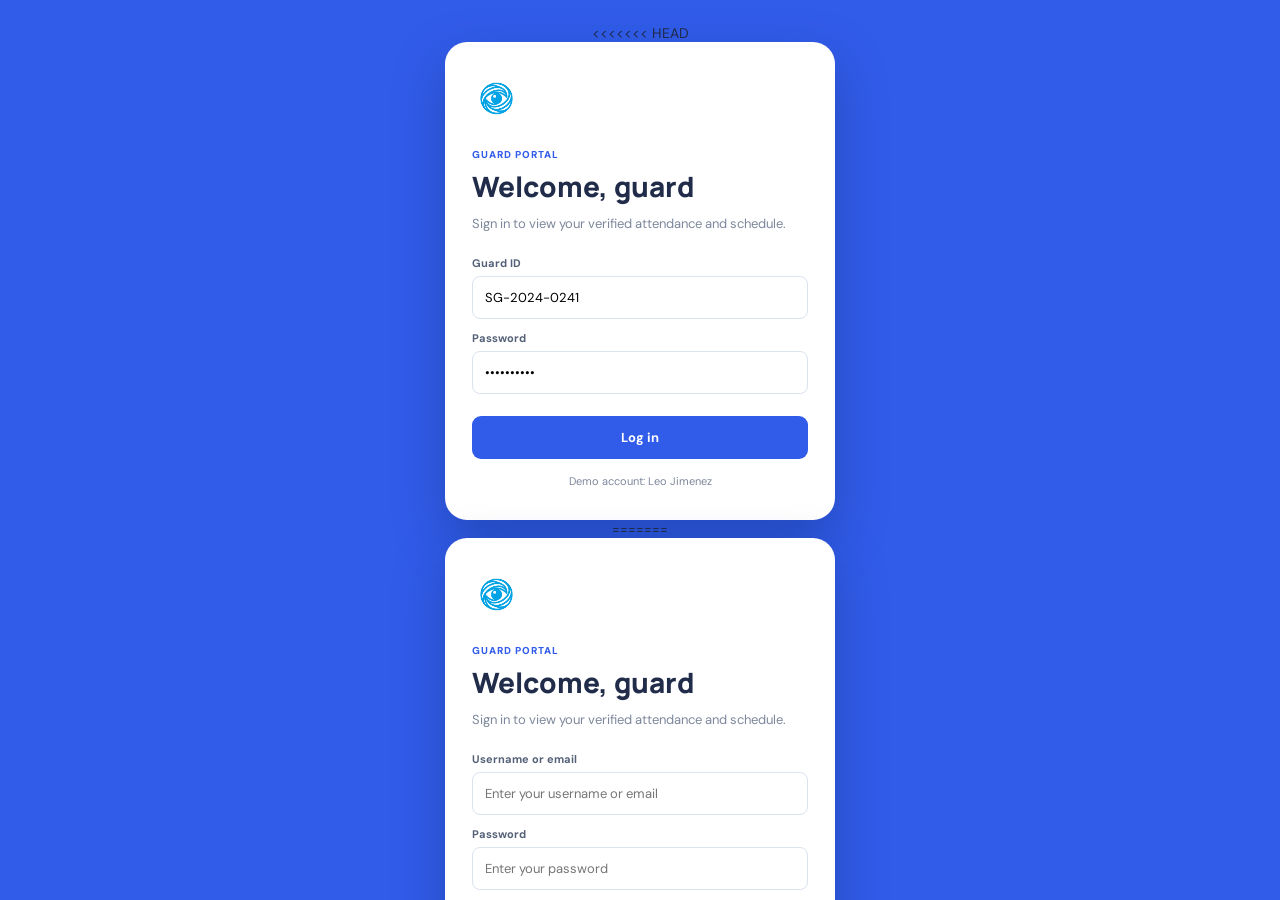
<file: guard-mobile.html>
<!DOCTYPE html>
<!-- Guard Portal: mobile-first UI for security guards. -->
<html lang="en">
<head>
  <meta charset="UTF-8">
  <meta name="viewport" content="width=device-width, initial-scale=1.0">
  <title>Sentry Guard Portal</title>
  <link rel="preconnect" href="https://fonts.googleapis.com">
  <link rel="preconnect" href="https://fonts.gstatic.com" crossorigin>
  <link href="https://fonts.googleapis.com/css2?family=DM+Sans:wght@400;500;600;700&family=Manrope:wght@700;800&display=swap" rel="stylesheet">
  <link rel="stylesheet" href="guard-mobile.css">
</head>
<body>
  <!-- Mock login screen -->
  <section class="login-screen" id="loginScreen">
<<<<<<< HEAD
    <div class="login-card"><img src="images/1568-logo-1781901055.317-00a3e4-color.webp" alt="Sentry logo"><p>GUARD PORTAL</p><h1>Welcome, guard</h1><span>Sign in to view your verified attendance and schedule.</span><form id="guardLogin"><label>Guard ID<input value="SG-2024-0241" required></label><label>Password<input type="password" value="leojimenez" required></label><button type="submit">Log in</button></form><small>Demo account: Leo Jimenez</small></div>
=======
    <div class="login-card"><img src="images/1568-logo-1781901055.317-00a3e4-color.webp" alt="Sentry logo"><p>GUARD PORTAL</p><h1>Welcome, guard</h1><span>Sign in to view your verified attendance and schedule.</span><form id="guardLogin"><label>Username or email<input id="guardIdentity" autocomplete="username" placeholder="Enter your username or email" required></label><label>Password<input id="guardPassword" type="password" autocomplete="current-password" placeholder="Enter your password" required></label><button type="submit">Log in</button></form><p class="login-message" id="guardLoginMessage" aria-live="polite"></p><small>Demo account: leo · Leo Jimenez</small></div>
>>>>>>> 70fdd62 (updated source codes hehe)
  </section>

  <main class="phone-app" id="phoneApp" hidden>
    <header><div class="brand"><img src="images/1568-logo-1781901055.317-00a3e4-color.webp" alt="Sentry">SENTRY</div><button class="notification" id="notifications" type="button" aria-label="Notifications">◌</button></header>

    <!-- Home / QR code -->
    <section class="screen active" id="homeScreen">
<<<<<<< HEAD
      <div class="welcome"><div><p>GOOD MORNING</p><h1>Leo Jimenez</h1><span>SG-2024-0241</span></div><img src="images/LJ.webp" alt="Leo Jimenez"></div>
=======
      <div class="welcome"><div><p>GOOD MORNING</p><h1 id="guardWelcomeName">Leo Jimenez</h1><span id="guardWelcomeId">SG-2024-0241</span></div><img id="guardWelcomeImage" src="images/LJ.webp" alt="Leo Jimenez"></div>
>>>>>>> 70fdd62 (updated source codes hehe)
      <article class="shift-card"><span class="status-dot">● On shift</span><h2>Macario-Catalina Building</h2><p>Gate post · Day shift</p><div><b>07:00 AM</b><i></i><b>03:00 PM</b></div></article>
      <article class="qr-card"><div class="section-title"><div><h2>Dynamic QR code</h2><p>Generate a code, then show it when time-in or time-out is required.</p></div></div><div class="qr-wrap"><img class="dynamic-qr" id="dynamicQr" alt="Dynamic time-in QR code"></div><strong id="qrToken">No active QR code</strong><small id="qrHint">Each code is valid for 30 seconds</small></article>
      <button class="primary-action qr-generate" id="refreshQr" type="button"><span>Generate dynamic QR</span><b id="qrTimer">00:30</b></button>
    </section>

    <!-- Personal attendance -->
    <section class="screen" id="attendanceScreen"><h1>My attendance</h1><p class="screen-subtitle">Your verified time and attendance records.</p><div class="attendance-summary"><div><b>88%</b><span>Monthly attendance</span></div><div><b>1</b><span>Late record</span></div></div><div class="record-list"><article><div><strong>Today · 10 Aug</strong><span>Macario-Catalina Building</span></div><b>07:03 AM<small class="late">Late</small></b></article><article><div><strong>Fri · 07 Aug</strong><span>Macario-Catalina Building</span></div><b>06:55 AM<small>On time</small></b></article><article><div><strong>Thu · 06 Aug</strong><span>Macario-Catalina Building</span></div><b>06:58 AM<small>On time</small></b></article></div></section>

    <!-- Personal schedule -->
    <section class="screen" id="scheduleScreen"><h1>My schedule</h1><p class="screen-subtitle">Your assigned shifts for this week.</p><article class="schedule-main"><p>TODAY · MONDAY</p><h2>Macario-Catalina Building</h2><span>Gate post · 07:00 AM – 03:00 PM</span><b>Current assignment</b></article><div class="schedule-list"><article><span>TUE<br><b>11</b></span><div><strong>Macario-Catalina Building</strong><small>Day shift · 07:00 AM – 03:00 PM</small></div></article><article><span>WED<br><b>12</b></span><div><strong>Macario-Catalina Building</strong><small>Day shift · 07:00 AM – 03:00 PM</small></div></article><article><span>THU<br><b>13</b></span><div><strong>Rest day</strong><small>No assigned shift</small></div></article></div></section>

    <!-- Personal profile -->
<<<<<<< HEAD
    <section class="screen" id="profileScreen"><h1>My profile</h1><p class="screen-subtitle">Registered information for your guard account.</p><div class="profile-card"><img src="images/LJ.webp" alt="Leo Jimenez"><h2>Leo Jimenez</h2><p>Verified security guard</p><span>● Active</span></div><div class="profile-info"><div><span>Guard ID</span><b>SG-2024-0241</b></div><div><span>Assigned post</span><b>Macario-Catalina Building</b></div><div><span>Contact number</span><b>+63 917 555 0241</b></div><div><span>Email address</span><b>leo.jimenez@sentry.ph</b></div></div><button class="outline-action" id="editProfile" type="button">Edit profile information</button></section>
=======
    <section class="screen" id="profileScreen"><h1>My profile</h1><p class="screen-subtitle">Registered information for your guard account.</p><div class="profile-card"><img id="guardProfileImage" src="images/LJ.webp" alt="Leo Jimenez"><h2 id="guardProfileName">Leo Jimenez</h2><p>Verified security guard</p><span>● Active</span></div><div class="profile-info"><div><span>Guard ID / User ID</span><b id="guardProfileId">SG-2024-0241</b></div><div><span>Assigned post</span><b id="guardProfilePost">Macario-Catalina Building</b></div><div><span>Contact number</span><b>+63 917 555 0241</b></div><div><span>Email address</span><b id="guardProfileEmail">leo.jimenez@sentry.ph</b></div></div><button class="outline-action" id="editProfile" type="button">Edit profile information</button></section>
>>>>>>> 70fdd62 (updated source codes hehe)

    <nav class="bottom-nav"><button class="active" data-screen="homeScreen" type="button"><span>▦</span>Home</button><button data-screen="attendanceScreen" type="button"><span>◷</span>Attendance</button><button data-screen="scheduleScreen" type="button"><span>▤</span>Schedule</button><button data-screen="profileScreen" type="button"><span>◉</span>Profile</button></nav>
  </main>
  <div class="toast" id="guardToast"></div>
  <div class="guard-modal" id="profileModal" hidden><form id="profileForm"><button class="close-modal" id="closeProfileModal" type="button">×</button><p>PROFILE REQUEST</p><h2>Update contact information</h2><label>Contact number<input id="profilePhone" value="+63 917 555 0241" required></label><label>Email address<input id="profileEmail" type="email" value="leo.jimenez@sentry.ph" required></label><button type="submit">Submit update request</button></form></div>
  <script src="guard-mobile.js"></script>
</body>
</html>
</file>
<file: guard-mobile.css>
/* Guard Portal styling: intended for a 360–430px mobile screen. */
<<<<<<< HEAD
.qr-generate{display:flex;align-items:center;justify-content:center;gap:10px}.qr-generate b{padding:5px 7px;border-radius:5px;background:#ffffff26;color:#fff;font:700 11px 'DM Sans';letter-spacing:.3px}
.qr-generate:disabled{background:#7791ec;cursor:not-allowed}.dynamic-qr:not([src]){visibility:hidden}
.bottom-nav button{position:relative;min-width:64px;padding:4px 7px;transition:color .22s ease,transform .22s ease}.bottom-nav button::before{content:'';position:absolute;top:-9px;left:50%;width:0;height:3px;border-radius:0 0 4px 4px;background:var(--blue);transform:translateX(-50%);transition:width .22s ease}.bottom-nav button.active{transform:translateY(-2px)}.bottom-nav button.active::before{width:34px}.bottom-nav button span{transition:transform .22s ease}.bottom-nav button.active span{transform:scale(1.12)}.screen.active{animation:screen-in .24s ease both}@keyframes screen-in{from{opacity:0;transform:translateX(10px)}to{opacity:1;transform:translateX(0)}}
:root{--blue:#315ce9;--ink:#202c49;--muted:#7d879b;--line:#e7ebf3}*{box-sizing:border-box}body{margin:0;background:#eef2fb;color:var(--ink);font:14px 'DM Sans',sans-serif}.login-screen{position:fixed;inset:0;display:grid;place-items:center;padding:24px;background:#315ce9}.login-screen[hidden]{display:none}.login-card{width:min(100%,390px);padding:32px 27px;background:#fff;border-radius:22px;box-shadow:0 20px 50px #152f7e66}.login-card>img{width:48px;height:48px;object-fit:contain}.login-card>p{margin:22px 0 6px;color:var(--blue);font-size:10px;font-weight:800;letter-spacing:1px}.login-card h1{margin:0;font:800 28px Manrope}.login-card>span{display:block;margin:9px 0 22px;color:var(--muted);font-size:13px;line-height:20px}.login-card label{display:block;margin:12px 0;color:#536077;font-size:11px;font-weight:700}.login-card input{width:100%;margin-top:6px;padding:12px;border:1px solid #dce3ef;border-radius:8px;font:13px 'DM Sans'}.login-card button,.primary-action{width:100%;margin-top:10px;padding:13px;border:0;border-radius:9px;background:var(--blue);color:#fff;font:700 13px 'DM Sans';cursor:pointer}.login-card small{display:block;margin-top:15px;color:var(--muted);text-align:center;font-size:11px}.phone-app{width:min(100%,430px);min-height:100vh;margin:auto;padding-bottom:78px;background:#f7f8fc}header{display:flex;justify-content:space-between;align-items:center;padding:18px 20px;background:#fff;border-bottom:1px solid var(--line)}.brand{display:flex;align-items:center;gap:8px;font:800 17px Manrope}.brand img{width:30px;height:30px;object-fit:contain}.notification{border:0;background:#eef2ff;border-radius:50%;width:34px;height:34px;color:var(--blue);font-size:20px}.screen{display:none;padding:24px 20px}.screen.active{display:block}.welcome{display:flex;justify-content:space-between;align-items:center}.welcome p,.schedule-main p{margin:0;color:var(--blue);font-size:10px;font-weight:800;letter-spacing:1px}.welcome h1,.screen>h1{margin:5px 0;font:800 25px Manrope}.welcome span,.screen-subtitle{color:var(--muted);font-size:12px}.welcome img{width:56px;height:56px;border:3px solid #e5ecff;border-radius:50%;object-fit:cover}.shift-card{margin-top:23px;padding:20px;border-radius:15px;background:linear-gradient(145deg,#355ed6,#2644b6);color:#fff}.status-dot{color:#9ff6c5;font-size:11px;font-weight:700}.shift-card h2{margin:12px 0 3px;font:800 18px Manrope}.shift-card p{margin:0;color:#d6e0ff;font-size:12px}.shift-card>div{display:flex;align-items:center;gap:12px;margin-top:18px}.shift-card b{font-size:12px}.shift-card i{flex:1;height:1px;background:#ffffff77}.qr-card{margin-top:18px;padding:19px;background:#fff;border:1px solid var(--line);border-radius:15px;text-align:center}.section-title{display:flex;justify-content:space-between;text-align:left}.section-title h2{margin:0;font:800 16px Manrope}.section-title p{margin:5px 0 0;color:var(--muted);font-size:11px;line-height:16px}.section-title>span{height:max-content;padding:5px 7px;border-radius:5px;background:#eef2ff;color:var(--blue);font:700 11px 'DM Sans'}.qr-wrap{display:grid;place-items:center;margin:20px auto 12px}.fake-qr{display:grid;width:180px;height:180px;padding:13px;grid-template-columns:repeat(9,1fr);gap:3px;background:#fff;border:10px solid #eef2ff;background-image:repeating-linear-gradient(90deg,#202c49 0 8px,transparent 8px 15px),repeating-linear-gradient(#202c49 0 7px,transparent 7px 15px);background-blend-mode:multiply}.fake-qr i{width:42px;height:42px;border:6px solid #202c49;background:#fff;z-index:1}.fake-qr i:nth-child(1){grid-column:1;grid-row:1}.fake-qr i:nth-child(2){grid-column:8;grid-row:1}.fake-qr i:nth-child(3){grid-column:1;grid-row:8}.fake-qr b{grid-column:5;grid-row:5;width:25px;height:25px;background:var(--blue);z-index:1}.qr-card>strong{display:block;font:700 11px 'DM Sans';letter-spacing:.5px}.qr-card>small{display:block;margin-top:5px;color:var(--muted);font-size:10px}.attendance-summary{display:grid;grid-template-columns:1fr 1fr;gap:12px;margin:20px 0}.attendance-summary div{padding:17px;border:1px solid var(--line);border-radius:12px;background:#fff}.attendance-summary b,.attendance-summary span{display:block}.attendance-summary b{font:800 24px Manrope}.attendance-summary span{margin-top:4px;color:var(--muted);font-size:10px}.record-list,.schedule-list,.profile-info{margin-top:18px;border:1px solid var(--line);border-radius:13px;background:#fff;overflow:hidden}.record-list article,.schedule-list article{display:flex;justify-content:space-between;align-items:center;padding:15px;border-bottom:1px solid var(--line)}.record-list article:last-child,.schedule-list article:last-child{border:0}.record-list strong,.record-list span,.schedule-list strong,.schedule-list small{display:block}.record-list span,.schedule-list small{margin-top:4px;color:var(--muted);font-size:10px}.record-list>b{text-align:right;font-size:12px}.record-list small{display:block;color:#25a96e}.record-list .late{color:#d2921f}.schedule-main{margin-top:20px;padding:20px;border-radius:15px;background:#eef2ff}.schedule-main h2{margin:9px 0 4px;font:800 18px Manrope}.schedule-main span{color:#536077;font-size:12px}.schedule-main b{display:inline-block;margin-top:15px;color:#315ce9;font-size:11px}.schedule-list article{justify-content:flex-start;gap:14px}.schedule-list>article>span{width:36px;color:var(--blue);font-size:9px;font-weight:700;text-align:center}.schedule-list>article>span b{font-size:17px}.profile-card{margin-top:20px;padding:22px;text-align:center;background:#fff;border:1px solid var(--line);border-radius:15px}.profile-card img{width:76px;height:76px;border-radius:50%;object-fit:cover;border:3px solid #e5ecff}.profile-card h2{margin:10px 0 3px;font:800 18px Manrope}.profile-card p{margin:0;color:var(--muted);font-size:11px}.profile-card span{display:inline-block;margin-top:10px;color:#25a96e;font-size:11px;font-weight:700}.profile-info div{padding:13px 15px;border-bottom:1px solid var(--line)}.profile-info div:last-child{border:0}.profile-info span,.profile-info b{display:block}.profile-info span{color:var(--muted);font-size:10px}.profile-info b{margin-top:4px;font-size:12px}.outline-action{width:100%;margin-top:18px;padding:12px;border:1px solid var(--blue);border-radius:8px;background:#fff;color:var(--blue);font:700 12px 'DM Sans'}.bottom-nav{position:fixed;bottom:0;left:50%;display:flex;justify-content:space-around;width:min(100%,430px);padding:9px 8px 12px;transform:translateX(-50%);background:#fff;border-top:1px solid var(--line)}.bottom-nav button{display:grid;gap:3px;border:0;background:none;color:#7d879b;font:600 10px 'DM Sans'}.bottom-nav span{font-size:18px}.bottom-nav button.active{color:var(--blue)}.toast{position:fixed;bottom:82px;left:50%;z-index:2;padding:11px 16px;border-radius:8px;background:#202c49;color:#fff;font-size:12px;transform:translate(-50%,80px);opacity:0;transition:.25s}.toast.show{transform:translate(-50%,0);opacity:1}
:root .dynamic-qr{width:180px;height:180px;padding:8px;border:10px solid #eef2ff;background:#fff;image-rendering:pixelated}.guard-modal{position:fixed;inset:0;z-index:4;display:grid;place-items:center;padding:20px;background:#17213a88}.guard-modal[hidden]{display:none}.guard-modal form{position:relative;width:min(100%,380px);padding:27px;background:#fff;border-radius:16px}.guard-modal p{margin:0;color:var(--blue);font-size:10px;font-weight:800;letter-spacing:1px}.guard-modal h2{margin:6px 0 18px;font:800 20px Manrope}.guard-modal label{display:block;margin:12px 0;color:#536077;font-size:11px;font-weight:700}.guard-modal input{width:100%;margin-top:5px;padding:11px;border:1px solid #dce3ef;border-radius:7px;font:13px 'DM Sans'}.guard-modal form>button[type="submit"]{width:100%;margin-top:8px;padding:12px;border:0;border-radius:8px;background:var(--blue);color:#fff;font:700 12px 'DM Sans'}.close-modal{position:absolute;top:10px;right:11px;border:0;background:#f1f4f8;border-radius:50%;width:29px;height:29px;color:#536077;font-size:20px}
=======

.qr-generate { display: flex; align-items: center; justify-content: center; gap: 10px; }
.qr-generate b { padding: 5px 7px; border-radius: 5px; background: #ffffff26; color: #fff; font: 700 11px 'DM Sans'; letter-spacing: .3px; }
.qr-generate:disabled { background: #7791ec; cursor: not-allowed; }
.dynamic-qr:not([src]) { visibility: hidden; }

.bottom-nav button { position: relative; min-width: 64px; padding: 4px 7px; transition: color .22s ease, transform .22s ease; }
.bottom-nav button::before { content: ''; position: absolute; top: -9px; left: 50%; width: 0; height: 3px; border-radius: 0 0 4px 4px; background: var(--blue); transform: translateX(-50%); transition: width .22s ease; }
.bottom-nav button.active { transform: translateY(-2px); }
.bottom-nav button.active::before { width: 34px; }
.bottom-nav button span { transition: transform .22s ease; }
.bottom-nav button.active span { transform: scale(1.12); }
.screen.active { animation: screen-in .24s ease both; }

@keyframes screen-in {
  from { opacity: 0; transform: translateX(10px); }
  to { opacity: 1; transform: translateX(0); }
}

:root { --blue: #315ce9; --ink: #202c49; --muted: #7d879b; --line: #e7ebf3; }
* { box-sizing: border-box; }
body { margin: 0; background: #eef2fb; color: var(--ink); font: 14px 'DM Sans', sans-serif; }
.login-screen { position: fixed; inset: 0; display: grid; place-items: center; padding: 24px; background: #315ce9; }
.login-screen[hidden] { display: none; }
.login-card { width: min(100%, 390px); padding: 32px 27px; background: #fff; border-radius: 22px; box-shadow: 0 20px 50px #152f7e66; }
.login-card > img { width: 48px; height: 48px; object-fit: contain; }
.login-card > p { margin: 22px 0 6px; color: var(--blue); font-size: 10px; font-weight: 800; letter-spacing: 1px; }
.login-card h1 { margin: 0; font: 800 28px Manrope; }
.login-card > span { display: block; margin: 9px 0 22px; color: var(--muted); font-size: 13px; line-height: 20px; }
.login-card label { display: block; margin: 12px 0; color: #536077; font-size: 11px; font-weight: 700; }
.login-card input { width: 100%; margin-top: 6px; padding: 12px; border: 1px solid #dce3ef; border-radius: 8px; font: 13px 'DM Sans'; }
.login-card button, .primary-action { width: 100%; margin-top: 10px; padding: 13px; border: 0; border-radius: 9px; background: var(--blue); color: #fff; font: 700 13px 'DM Sans'; cursor: pointer; }
.login-message { min-height:16px; margin:10px 0 0; color:#c04d5a; text-align:center; font-size:11px; line-height:16px; }
.login-card small { display: block; margin-top: 15px; color: var(--muted); text-align: center; font-size: 11px; }
.phone-app { width: min(100%, 430px); min-height: 100vh; margin: auto; padding-bottom: 78px; background: #f7f8fc; }
header { display: flex; justify-content: space-between; align-items: center; padding: 18px 20px; background: #fff; border-bottom: 1px solid var(--line); }
.brand { display: flex; align-items: center; gap: 8px; font: 800 17px Manrope; }
.brand img { width: 30px; height: 30px; object-fit: contain; }
.notification { width: 34px; height: 34px; border: 0; border-radius: 50%; background: #eef2ff; color: var(--blue); font-size: 20px; }
.screen { display: none; padding: 24px 20px; }
.screen.active { display: block; }
.welcome { display: flex; justify-content: space-between; align-items: center; }
.welcome p, .schedule-main p { margin: 0; color: var(--blue); font-size: 10px; font-weight: 800; letter-spacing: 1px; }
.welcome h1, .screen > h1 { margin: 5px 0; font: 800 25px Manrope; }
.welcome span, .screen-subtitle { color: var(--muted); font-size: 12px; }
.welcome img { width: 56px; height: 56px; border: 3px solid #e5ecff; border-radius: 50%; object-fit: cover; }
.shift-card { margin-top: 23px; padding: 20px; border-radius: 15px; background: linear-gradient(145deg, #355ed6, #2644b6); color: #fff; }
.status-dot { color: #9ff6c5; font-size: 11px; font-weight: 700; }
.shift-card h2 { margin: 12px 0 3px; font: 800 18px Manrope; }
.shift-card p { margin: 0; color: #d6e0ff; font-size: 12px; }
.shift-card > div { display: flex; align-items: center; gap: 12px; margin-top: 18px; }
.shift-card b { font-size: 12px; }
.shift-card i { flex: 1; height: 1px; background: #ffffff77; }
.qr-card { margin-top: 18px; padding: 19px; border: 1px solid var(--line); border-radius: 15px; background: #fff; text-align: center; }
.section-title { display: flex; justify-content: space-between; text-align: left; }
.section-title h2 { margin: 0; font: 800 16px Manrope; }
.section-title p { margin: 5px 0 0; color: var(--muted); font-size: 11px; line-height: 16px; }
.section-title > span { height: max-content; padding: 5px 7px; border-radius: 5px; background: #eef2ff; color: var(--blue); font: 700 11px 'DM Sans'; }
.qr-wrap { display: grid; place-items: center; margin: 20px auto 12px; }
.fake-qr { display: grid; width: 180px; height: 180px; padding: 13px; grid-template-columns: repeat(9, 1fr); gap: 3px; border: 10px solid #eef2ff; background: #fff; background-image: repeating-linear-gradient(90deg, #202c49 0 8px, transparent 8px 15px), repeating-linear-gradient(#202c49 0 7px, transparent 7px 15px); background-blend-mode: multiply; }
.fake-qr i { width: 42px; height: 42px; border: 6px solid #202c49; background: #fff; z-index: 1; }
.fake-qr i:nth-child(1) { grid-column: 1; grid-row: 1; }
.fake-qr i:nth-child(2) { grid-column: 8; grid-row: 1; }
.fake-qr i:nth-child(3) { grid-column: 1; grid-row: 8; }
.fake-qr b { grid-column: 5; grid-row: 5; width: 25px; height: 25px; background: var(--blue); z-index: 1; }
.qr-card > strong { display: block; font: 700 11px 'DM Sans'; letter-spacing: .5px; }
.qr-card > small { display: block; margin-top: 5px; color: var(--muted); font-size: 10px; }
.attendance-summary { display: grid; grid-template-columns: 1fr 1fr; gap: 12px; margin: 20px 0; }
.attendance-summary div { padding: 17px; border: 1px solid var(--line); border-radius: 12px; background: #fff; }
.attendance-summary b, .attendance-summary span { display: block; }
.attendance-summary b { font: 800 24px Manrope; }
.attendance-summary span { margin-top: 4px; color: var(--muted); font-size: 10px; }
.record-list, .schedule-list, .profile-info { margin-top: 18px; overflow: hidden; border: 1px solid var(--line); border-radius: 13px; background: #fff; }
.record-list article, .schedule-list article { display: flex; justify-content: space-between; align-items: center; padding: 15px; border-bottom: 1px solid var(--line); }
.record-list article:last-child, .schedule-list article:last-child { border: 0; }
.record-list strong, .record-list span, .schedule-list strong, .schedule-list small { display: block; }
.record-list span, .schedule-list small { margin-top: 4px; color: var(--muted); font-size: 10px; }
.record-list > b { text-align: right; font-size: 12px; }
.record-list small { display: block; color: #25a96e; }
.record-list .late { color: #d2921f; }
.schedule-main { margin-top: 20px; padding: 20px; border-radius: 15px; background: #eef2ff; }
.schedule-main h2 { margin: 9px 0 4px; font: 800 18px Manrope; }
.schedule-main span { color: #536077; font-size: 12px; }
.schedule-main b { display: inline-block; margin-top: 15px; color: #315ce9; font-size: 11px; }
.schedule-list article { justify-content: flex-start; gap: 14px; }
.schedule-list > article > span { width: 36px; color: var(--blue); font-size: 9px; font-weight: 700; text-align: center; }
.schedule-list > article > span b { font-size: 17px; }
.profile-card { margin-top: 20px; padding: 22px; border: 1px solid var(--line); border-radius: 15px; background: #fff; text-align: center; }
.profile-card img { width: 76px; height: 76px; border: 3px solid #e5ecff; border-radius: 50%; object-fit: cover; }
.profile-card h2 { margin: 10px 0 3px; font: 800 18px Manrope; }
.profile-card p { margin: 0; color: var(--muted); font-size: 11px; }
.profile-card span { display: inline-block; margin-top: 10px; color: #25a96e; font-size: 11px; font-weight: 700; }
.profile-info div { padding: 13px 15px; border-bottom: 1px solid var(--line); }
.profile-info div:last-child { border: 0; }
.profile-info span, .profile-info b { display: block; }
.profile-info span { color: var(--muted); font-size: 10px; }
.profile-info b { margin-top: 4px; font-size: 12px; }
.outline-action { width: 100%; margin-top: 18px; padding: 12px; border: 1px solid var(--blue); border-radius: 8px; background: #fff; color: var(--blue); font: 700 12px 'DM Sans'; }
.bottom-nav { position: fixed; bottom: 0; left: 50%; display: flex; justify-content: space-around; width: min(100%, 430px); padding: 9px 8px 12px; transform: translateX(-50%); border-top: 1px solid var(--line); background: #fff; }
.bottom-nav button { display: grid; gap: 3px; border: 0; background: none; color: #7d879b; font: 600 10px 'DM Sans'; }
.bottom-nav span { font-size: 18px; }
.bottom-nav button.active { color: var(--blue); }
.toast { position: fixed; bottom: 82px; left: 50%; z-index: 2; padding: 11px 16px; border-radius: 8px; background: #202c49; color: #fff; font-size: 12px; transform: translate(-50%, 80px); opacity: 0; transition: .25s; }
.toast.show { transform: translate(-50%, 0); opacity: 1; }
:root .dynamic-qr { width: 180px; height: 180px; padding: 8px; border: 10px solid #eef2ff; background: #fff; image-rendering: pixelated; }
.guard-modal { position: fixed; inset: 0; z-index: 4; display: grid; place-items: center; padding: 20px; background: #17213a88; }
.guard-modal[hidden] { display: none; }
.guard-modal form { position: relative; width: min(100%, 380px); padding: 27px; border-radius: 16px; background: #fff; }
.guard-modal p { margin: 0; color: var(--blue); font-size: 10px; font-weight: 800; letter-spacing: 1px; }
.guard-modal h2 { margin: 6px 0 18px; font: 800 20px Manrope; }
.guard-modal label { display: block; margin: 12px 0; color: #536077; font-size: 11px; font-weight: 700; }
.guard-modal input { width: 100%; margin-top: 5px; padding: 11px; border: 1px solid #dce3ef; border-radius: 7px; font: 13px 'DM Sans'; }
.guard-modal form > button[type="submit"] { width: 100%; margin-top: 8px; padding: 12px; border: 0; border-radius: 8px; background: var(--blue); color: #fff; font: 700 12px 'DM Sans'; }
.close-modal { position: absolute; top: 10px; right: 11px; width: 29px; height: 29px; border: 0; border-radius: 50%; background: #f1f4f8; color: #536077; font-size: 20px; }
>>>>>>> 70fdd62 (updated source codes hehe)
</file>
